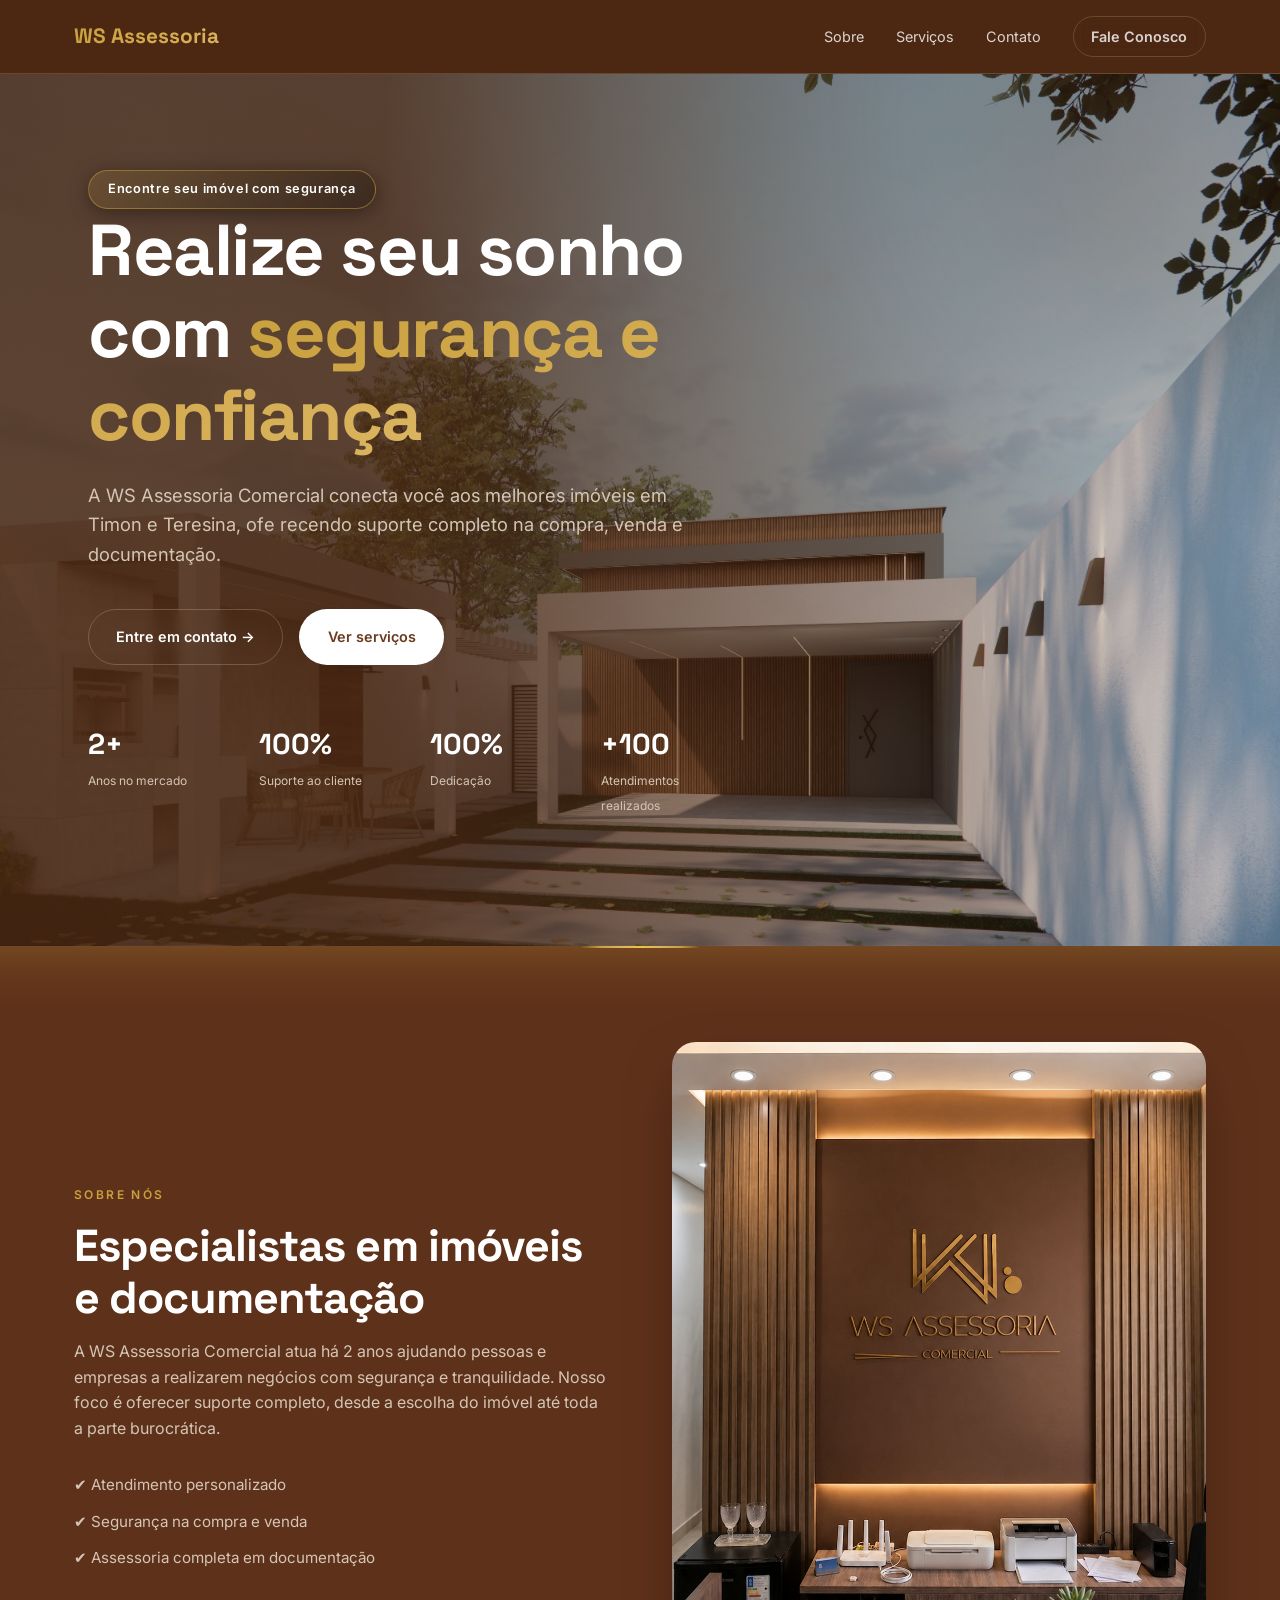
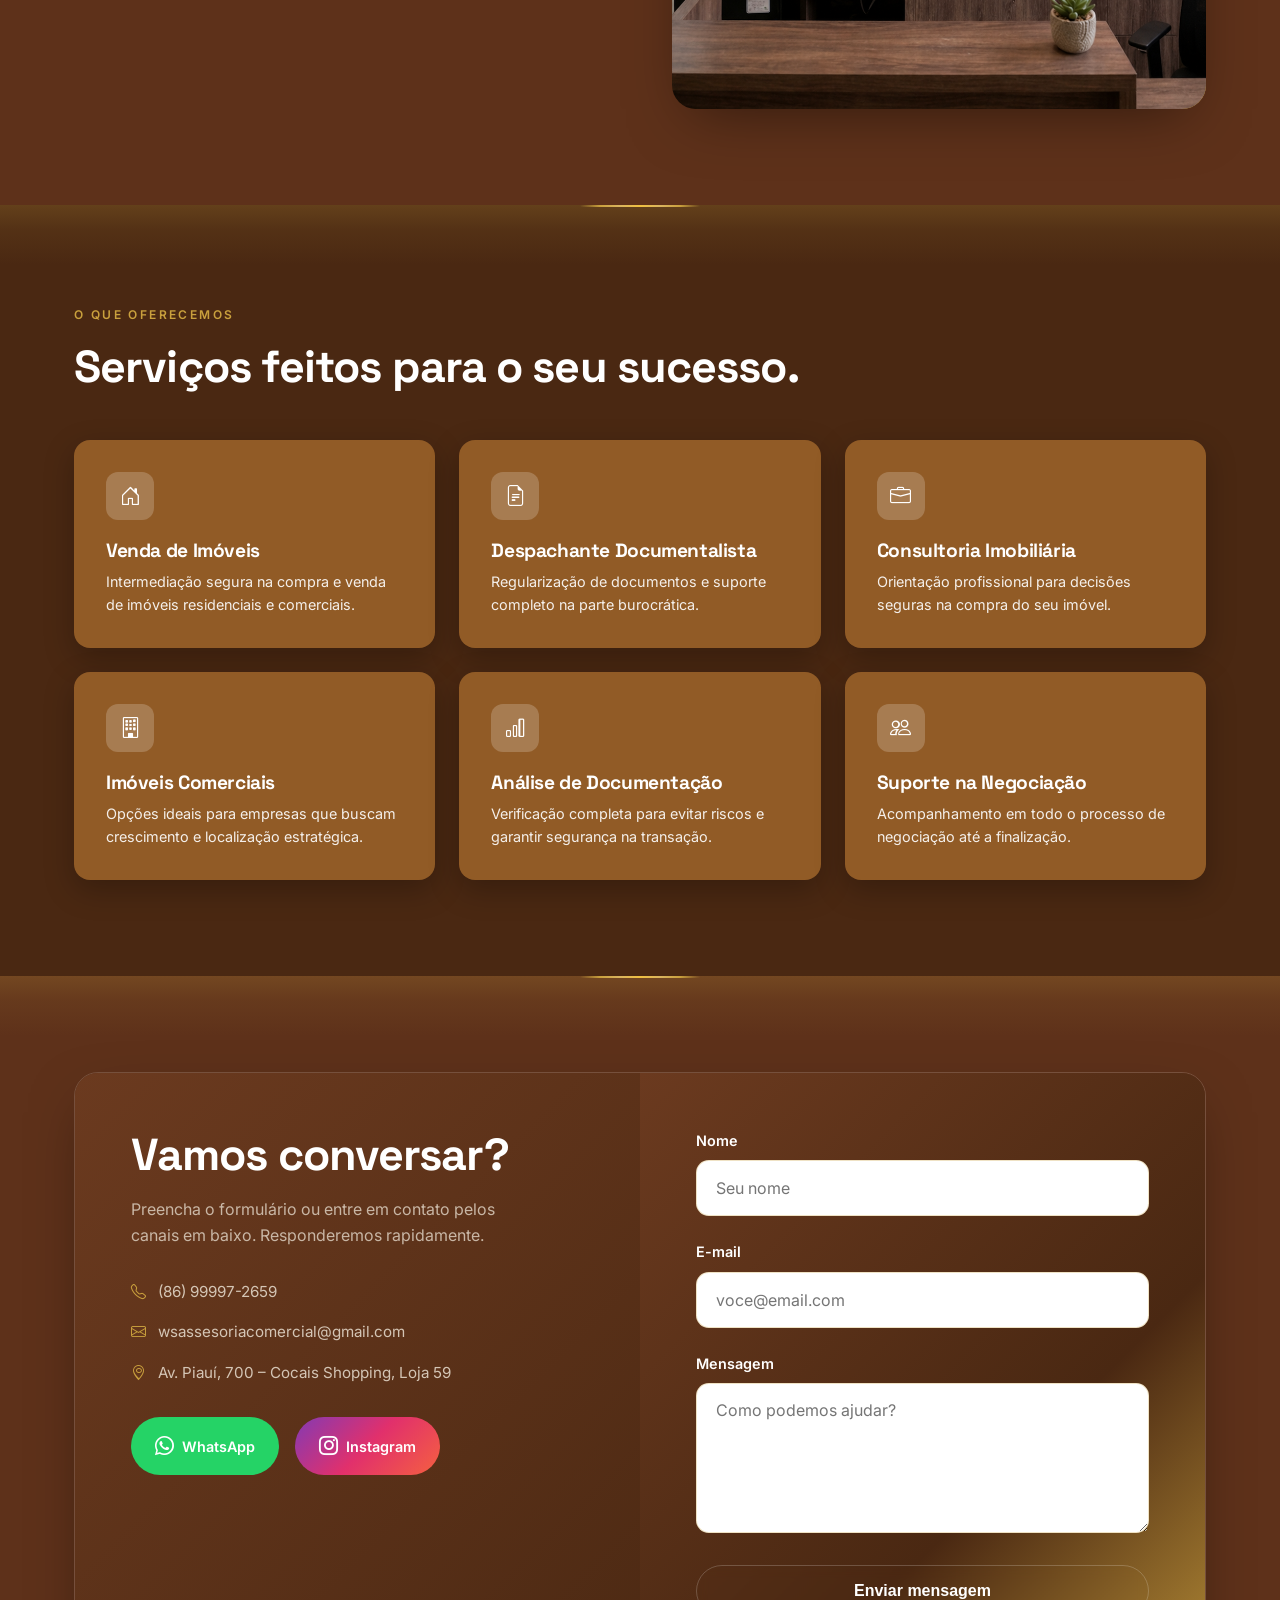
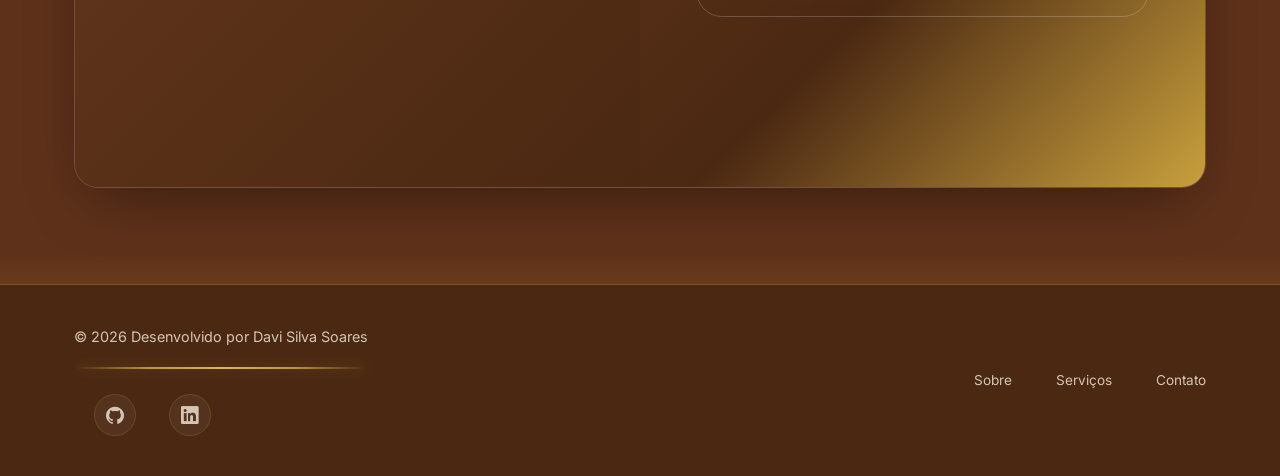
<file: index.html>
<!doctype html>
<html lang="pt-BR">
  <head>
    <meta charset="UTF-8" />
    <meta name="viewport" content="width=device-width, initial-scale=1.0" />
    <title>WS Assessoria | Assessoria Comercial</title>
    <meta
      name="description"
      content="WS Assessoria Comercial - Especialistas em imóveis em Timon e Teresina. Compra, venda e documentação com segurança."
    />
    <link rel="preconnect" href="https://fonts.googleapis.com" />
    <link rel="preconnect" href="https://fonts.gstatic.com" crossorigin />
    <link
      href="https://fonts.googleapis.com/css2?family=Inter:wght@400;500;600&family=Space+Grotesk:wght@500;700&display=swap"
      rel="stylesheet"
    />
    <link
      rel="stylesheet"
      href="https://cdn.jsdelivr.net/npm/bootstrap-icons@1.11.3/font/bootstrap-icons.css"
    />
    <link rel="stylesheet" href="css/base.css" />
    <link rel="stylesheet" href="css/header.css" />
    <link rel="stylesheet" href="css/hero.css" />
    <link rel="stylesheet" href="css/content-sections.css" />
    <link rel="stylesheet" href="css/contact.css" />
    <link rel="stylesheet" href="css/footer.css" />
    <link rel="stylesheet" href="css/responsive.css" />
  </head>
  <body>
    <div data-section="header" data-source="sections/header.html"></div>

    <main>
      <div data-section="hero" data-source="sections/hero.html"></div>
      <div data-section="sobre" data-source="sections/sobre.html"></div>
      <div data-section="servicos" data-source="sections/servicos.html"></div>
      <div data-section="contato" data-source="sections/contato.html"></div>
    </main>

    <div data-section="footer" data-source="sections/footer.html"></div>

    <script type="module" src="js/section-loader.js"></script>
  </body>
</html>
</file>
<file: css/base.css>
/* Tema, normalização e componentes compartilhados */

:root {
  --primary: #6b3a1f;
  --primary-dark: #4a2812;
  --accent: #c9a03d;
  --accent-light: #dab45f;
  --text-light: #ffffff;
  --muted: #d4c5b5;
  --border: rgba(255, 255, 255, 0.15);
  --gradient: linear-gradient(135deg, #6b3a1f 0%, #4a2812 60%, #c9a03d 100%);
  --shadow-lg: 0 20px 60px -20px rgba(0, 0, 0, 0.5);
  --shadow-card: 0 10px 30px rgba(0, 0, 0, 0.25);
}

* {
  margin: 0;
  padding: 0;
  box-sizing: border-box;
}

html {
  scroll-behavior: smooth;
}

body {
  font-family: "Inter", system-ui, sans-serif;
  color: var(--text-light);
  background: #6b3a1f;
  line-height: 1.6;
  -webkit-font-smoothing: antialiased;
}

img {
  max-width: 100%;
  display: block;
}

a {
  text-decoration: none;
  color: inherit;
}

ul {
  list-style: none;
}

h1,
h2,
h3 {
  font-family: "Space Grotesk", sans-serif;
  letter-spacing: -0.02em;
  line-height: 1.15;
  color: #ffffff;
}

h2 {
  font-size: clamp(1.8rem, 4vw, 2.8rem);
  margin-bottom: 1rem;
}

.container {
  max-width: 1180px;
  margin: 0 auto;
  padding: 0 1.5rem;
}

.muted {
  color: #d4c5b5;
}

.text-gradient {
  background: linear-gradient(135deg, #c9a03d, #dab45f);
  -webkit-background-clip: text;
  background-clip: text;
  color: transparent;
}

.eyebrow {
  display: inline-block;
  font-size: 0.75rem;
  letter-spacing: 0.2em;
  text-transform: uppercase;
  color: var(--accent);
  font-weight: 600;
  margin-bottom: 1rem;
}

.badge {
  display: inline-flex;
  align-items: center;
  gap: 0.6rem;
  padding: 0.5rem 1.2rem;
  border-radius: 999px;
  font-size: 0.8rem;
  font-weight: 600;
  letter-spacing: 0.05em;
  color: #ffffff;
  background: linear-gradient(
    135deg,
    rgba(201, 160, 61, 0.15),
    rgba(0, 0, 0, 0.3)
  );
  border: 1px solid rgba(201, 160, 61, 0.5);
  backdrop-filter: blur(6px);
  box-shadow: 0 4px 20px rgba(0, 0, 0, 0.4);
  overflow: hidden;
}

.btn {
  display: inline-flex;
  align-items: center;
  gap: 0.5rem;
  padding: 0.95rem 1.7rem;
  border-radius: 999px;
  font-weight: 600;
  font-size: 0.9rem;
  border: none;
  cursor: pointer;
  transition:
    transform 0.25s ease,
    box-shadow 0.25s ease;
}

.btn:hover {
  transform: translateY(-2px);
}

.btn--primary {
  background: transparent;
  color: #ffffff;
  border: 1px solid rgba(255, 255, 255, 0.2);
  backdrop-filter: blur(6px);
}

.btn--primary:hover {
  background: rgba(201, 160, 61, 0.2);
  color: #c9a03d;
  box-shadow: 0 8px 25px rgba(201, 160, 61, 0.4);
}

.btn--ghost {
  background: #ffffff;
  color: #6b3a1f;
  border: 1px solid var(--border);
}

.btn--sm {
  padding: 0.5rem 1.1rem;
  font-size: 0.8rem;
}

.btn--block {
  width: 100%;
  justify-content: center;
}
</file>
<file: css/header.css>
/* Cabeçalho e navegação */

.header {
  position: sticky;
  top: 0;
  z-index: 50;
  background: rgba(75, 40, 18, 0.95);
  backdrop-filter: blur(10px);
  border-bottom: 1px solid var(--border);
}

.header__inner {
  display: flex;
  align-items: center;
  justify-content: space-between;
  padding: 1rem 1.5rem;
}

.logo {
  font-family: "Space Grotesk", sans-serif;
  font-weight: 700;
  font-size: 1.3rem;
  background: linear-gradient(135deg, #c9a03d, #dab45f);
  -webkit-background-clip: text;
  background-clip: text;
  color: transparent;
}

.nav {
  display: flex;
  align-items: center;
  gap: 2rem;
}

.nav a {
  font-size: 0.9rem;
  color: #ffffff;
  opacity: 0.8;
  transition: color 0.2s;
}

.nav a:hover {
  color: #c9a03d;
  opacity: 1;
}

.menu-toggle {
  display: none;
  background: none;
  border: none;
  font-size: 1.5rem;
  cursor: pointer;
  color: #ffffff;
}
</file>
<file: css/hero.css>
/* Apresentação principal */

.hero {
  position: relative;
  overflow: hidden;
  padding: 6rem 0 8rem;
  background:
    linear-gradient(
      to right,
      rgba(75, 40, 18, 0.85) 30%,
      rgba(75, 40, 18, 0.4) 70%,
      rgba(75, 40, 18, 0.1) 100%
    ),
    url("../img/casa.jpeg");
  background-size: cover;
  background-position: center right;
  background-repeat: no-repeat;
  text-align: left;
}

.hero::after {
  content: "";
  position: absolute;
  inset: 0;
  background: radial-gradient(
    circle at 80% 50%,
    rgba(201, 160, 61, 0.1),
    transparent 60%
  );
  pointer-events: none;
}

.hero__blob {
  position: absolute;
  top: -200px;
  right: -200px;
  width: 500px;
  height: 500px;
  border-radius: 50%;
  background: var(--gradient);
  opacity: 0.25;
  filter: blur(80px);
  z-index: 0;
}

.hero .container {
  position: relative;
  z-index: 1;
  max-width: 700px;
  margin-left: 5%;
}

.hero__title {
  font-size: clamp(2.5rem, 6vw, 4.5rem);
  font-weight: 700;
  margin-bottom: 1.5rem;
}

.hero__subtitle {
  font-size: 1.15rem;
  color: #d4c5b5;
  max-width: 600px;
  margin-bottom: 2.5rem;
}

.hero__actions {
  display: flex;
  flex-wrap: wrap;
  gap: 1rem;
  margin-bottom: 3.5rem;
  justify-content: flex-start;
}

.hero__stats {
  display: grid;
  grid-template-columns: repeat(4, 1fr);
  gap: 2rem;
  max-width: 100%;
}

.hero__stats strong {
  display: block;
  font-family: "Space Grotesk", sans-serif;
  font-size: 1.8rem;
  font-weight: 700;
  color: #ffffff;
}

.hero__stats span {
  font-size: 0.75rem;
  color: #d4c5b5;
}
</file>
<file: css/content-sections.css>
/* Estrutura compartilhada das seções */

.section {
  padding: 6rem 0;
  position: relative;
}

.section::before {
  content: "";
  position: absolute;
  top: 0;
  left: 0;
  right: 0;
  height: 60px;
  background: linear-gradient(
    to bottom,
    rgba(201, 160, 61, 0.2) 0%,
    rgba(201, 160, 61, 0.08) 40%,
    transparent 100%
  );
  pointer-events: none;
}

.section::after {
  content: "";
  position: absolute;
  top: 0;
  left: 50%;
  transform: translateX(-50%);
  width: 120px;
  height: 2px;
  background: linear-gradient(
    90deg,
    transparent,
    #c9a03d,
    #dab45f,
    #f0c040,
    #dab45f,
    #c9a03d,
    transparent
  );
  border-radius: 2px;
}

.hero::before,
.hero::after {
  display: none;
}

.section,
.section--alt {
  background: #5e311a;
}

.section--alt {
  background: #4a2812;
}

/* Sobre */

.grid-2 {
  display: grid;
  grid-template-columns: 1fr 1fr;
  gap: 4rem;
  align-items: center;
}

.check-list {
  margin-top: 2rem;
  display: flex;
  flex-direction: column;
  gap: 0.75rem;
  font-size: 0.95rem;
}

.check-list li {
  color: #d4c5b5;
}

.about__image-wrap {
  position: relative;
}

.about__image {
  aspect-ratio: 4/5;
  border-radius: 1.5rem;
  background: var(--gradient);
  box-shadow: var(--shadow-lg);
  display: flex;
  align-items: center;
  justify-content: center;
  overflow: hidden;
}

.about__image img {
  width: 100%;
  height: 100%;
  object-fit: cover;
}

/* Serviços */

.services {
  display: grid;
  grid-template-columns: repeat(3, 1fr);
  gap: 1.5rem;
  margin-top: 3rem;
}

.service-card {
  background: #915b26;
  border: none;
  padding: 2rem;
  border-radius: 1rem;
  box-shadow: var(--shadow-card);
  transition:
    transform 0.3s,
    background 0.3s;
}

.service-card:hover {
  transform: translateY(-4px);
  background: #a87130;
}

.service-card h3 {
  font-size: 1.2rem;
  margin-bottom: 0.5rem;
  color: #ffffff;
}

.service-card p {
  font-size: 0.9rem;
  color: #ffffff;
  opacity: 0.9;
}

.service-card__icon {
  width: 48px;
  height: 48px;
  border-radius: 0.75rem;
  background: rgba(255, 255, 255, 0.2);
  display: flex;
  align-items: center;
  justify-content: center;
  font-size: 1.4rem;
  margin-bottom: 1.25rem;
}

.service-card__icon i {
  color: #ffffff;
  font-size: 1.3rem;
}
</file>
<file: css/contact.css>
/* Contato, formulário e mapa */

.contact {
  display: grid;
  grid-template-columns: 1fr 1fr;
  border-radius: 1.5rem;
  overflow: hidden;
  border: 1px solid var(--border);
  box-shadow: var(--shadow-lg);
}

.contact__info {
  background: linear-gradient(135deg, #6b3a1f, #4a2812);
  padding: 3.5rem;
}

.contact__info h2 {
  color: #ffffff;
}

.contact__info p {
  opacity: 0.9;
  max-width: 380px;
  margin-bottom: 2rem;
  color: #d4c5b5;
}

.contact__list {
  display: flex;
  flex-direction: column;
  gap: 1rem;
  margin-bottom: 2rem;
  font-size: 0.95rem;
  color: #d4c5b5;
}

.contact__list i {
  margin-right: 8px;
  color: #c9a03d;
}

.contact__buttons {
  display: flex;
  gap: 1rem;
  margin-bottom: 2rem;
  flex-wrap: wrap;
}

.contact__buttons .btn--whatsapp {
  background: #25d366;
  color: #ffffff;
  border: none;
  display: inline-flex;
  align-items: center;
  gap: 0.5rem;
  padding: 0.85rem 1.5rem;
  font-weight: 600;
  transition:
    transform 0.3s,
    background 0.3s;
}

.contact__buttons .btn--whatsapp:hover {
  background: #128c7e;
  transform: translateY(-2px);
  box-shadow: 0 8px 25px rgba(37, 211, 102, 0.3);
}

.contact__buttons .btn--instagram {
  background: linear-gradient(135deg, #833ab4, #e1306c, #f56040);
  color: #ffffff;
  border: none;
  display: inline-flex;
  align-items: center;
  gap: 0.5rem;
  padding: 0.85rem 1.5rem;
  font-weight: 600;
  transition:
    transform 0.3s,
    background 0.3s;
}

.contact__buttons .btn--instagram:hover {
  background: linear-gradient(135deg, #6b2a8e, #c01d58, #d94a2a);
  transform: translateY(-2px);
  box-shadow: 0 8px 25px rgba(225, 48, 108, 0.3);
}

.contact__buttons .btn--whatsapp i,
.contact__buttons .btn--instagram i {
  font-size: 1.2rem;
}

.contact__form {
  background: var(--gradient);
  padding: 3.5rem;
  display: flex;
  flex-direction: column;
  gap: 1.5rem;
}

.contact__form label {
  display: flex;
  flex-direction: column;
  gap: 0.5rem;
  font-size: 0.9rem;
  font-weight: 600;
  color: #ffffff;
}

.contact__form input,
.contact__form textarea {
  font-family: inherit;
  font-size: 1rem;
  padding: 1rem 1.2rem;
  border: 1px solid rgba(201, 160, 61, 0.3);
  border-radius: 0.8rem;
  background: #ffffff;
  outline: none;
  transition:
    border-color 0.2s,
    box-shadow 0.2s;
}

.contact__form input {
  height: 56px;
}

.contact__form textarea {
  min-height: 150px;
  resize: vertical;
}

.contact__form input:focus,
.contact__form textarea:focus {
  border-color: #c9a03d;
  box-shadow: 0 0 0 3px rgba(201, 160, 61, 0.15);
}

.contact__form button {
  margin-top: 0.5rem;
  padding: 1rem 1.7rem;
  font-size: 1rem;
}

.contact__info iframe {
  width: 100%;
  height: 200px;
  border-radius: 1rem;
  border: none;
  margin-top: 1rem;
  filter: grayscale(20%) contrast(1.05);
}
</file>
<file: css/footer.css>
/* Rodapé e redes sociais */

footer {
  border-top: 1px solid rgba(201, 160, 61, 0.3);
  padding: 2.5rem 0;
  background: #4a2812;
  position: relative;
}

footer::before {
  content: "";
  position: absolute;
  top: -30px;
  left: 0;
  right: 0;
  height: 30px;
  background: linear-gradient(to bottom, transparent, rgba(201, 160, 61, 0.1));
  pointer-events: none;
}

.footer__inner {
  display: flex;
  justify-content: space-between;
  align-items: center;
  flex-wrap: wrap;
  gap: 2rem;
  font-size: 0.85rem;
  color: #d4c5b5;
}

.footer__inner a {
  margin-left: 1.25rem;
  transition: color 0.2s;
  color: #d4c5b5;
}

.footer__inner a:hover {
  color: #c9a03d;
}

.footer__left {
  display: flex;
  flex-direction: column;
  gap: 1rem;
}

.footer__copy {
  color: #d4c5b5;
  font-size: 0.9rem;
}

.footer__line {
  width: 100%;
  max-width: 420px;
  height: 2px;
  background: linear-gradient(
    90deg,
    transparent,
    rgba(201, 160, 61, 0.9),
    rgba(218, 180, 95, 1),
    rgba(201, 160, 61, 0.9),
    transparent
  );
  border-radius: 999px;
  margin-top: 0.2rem;
  box-shadow: 0 0 12px rgba(201, 160, 61, 0.35);
}

.footer__links {
  display: flex;
  align-items: center;
  gap: 1.5rem;
}

.footer__links a {
  color: #d4c5b5;
  transition: 0.3s;
}

.footer__links a:hover {
  color: #c9a03d;
}

.footer__socials {
  display: flex;
  align-items: center;
  gap: 0.8rem;
  margin-top: 0.6rem;
}

.social {
  width: 42px;
  height: 42px;
  border-radius: 50%;
  display: flex;
  align-items: center;
  justify-content: center;
  background: rgba(255, 255, 255, 0.05);
  border: 1px solid rgba(201, 160, 61, 0.2);
  font-size: 1.1rem;
  transition: all 0.3s ease;
}

.social:hover {
  transform: translateY(-3px);
}

.social--github {
  color: #ffffff;
}

.social--linkedin {
  color: #0a66c2;
}

.social--github:hover {
  border-color: #ffffff;
  box-shadow: 0 8px 20px rgba(255, 255, 255, 0.2);
}

.social--linkedin:hover {
  border-color: #0a66c2;
  box-shadow: 0 8px 20px rgba(10, 102, 194, 0.25);
}
</file>
<file: css/responsive.css>
/* Tablet */

@media (max-width: 860px) {
  .grid-2 {
    grid-template-columns: 1fr;
    gap: 3rem;
  }

  .services {
    grid-template-columns: repeat(2, 1fr);
  }

  .contact {
    grid-template-columns: 1fr;
  }

  .contact__info,
  .contact__form {
    padding: 2.5rem;
  }

  .hero__stats {
    grid-template-columns: repeat(2, 1fr);
    gap: 1rem;
  }
}

/* Celular */

@media (max-width: 640px) {
  .menu-toggle {
    display: block;
  }

  .nav {
    display: none;
    position: absolute;
    top: 100%;
    left: 0;
    right: 0;
    flex-direction: column;
    background: #4a2812;
    padding: 1.5rem;
    border-bottom: 1px solid rgba(201, 160, 61, 0.3);
    gap: 1rem;
  }

  .nav--open {
    display: flex;
  }

  .services {
    grid-template-columns: 1fr;
  }

  .hero {
    padding: 4rem 0 5rem;
  }

  .section {
    padding: 4rem 0;
  }

  .hero__stats {
    gap: 0.8rem;
  }

  .hero__stats strong {
    font-size: 1.3rem;
  }

  .hero__stats span {
    font-size: 0.6rem;
  }

  .section::after {
    width: 80px;
  }

  .contact__buttons {
    flex-direction: column;
  }

  .contact__buttons .btn--whatsapp,
  .contact__buttons .btn--instagram {
    justify-content: center;
  }

  .footer__inner {
    flex-direction: column;
    text-align: center;
  }

  .footer__links {
    justify-content: center;
    flex-wrap: wrap;
  }

  .footer__left {
    align-items: center;
  }
}
</file>
